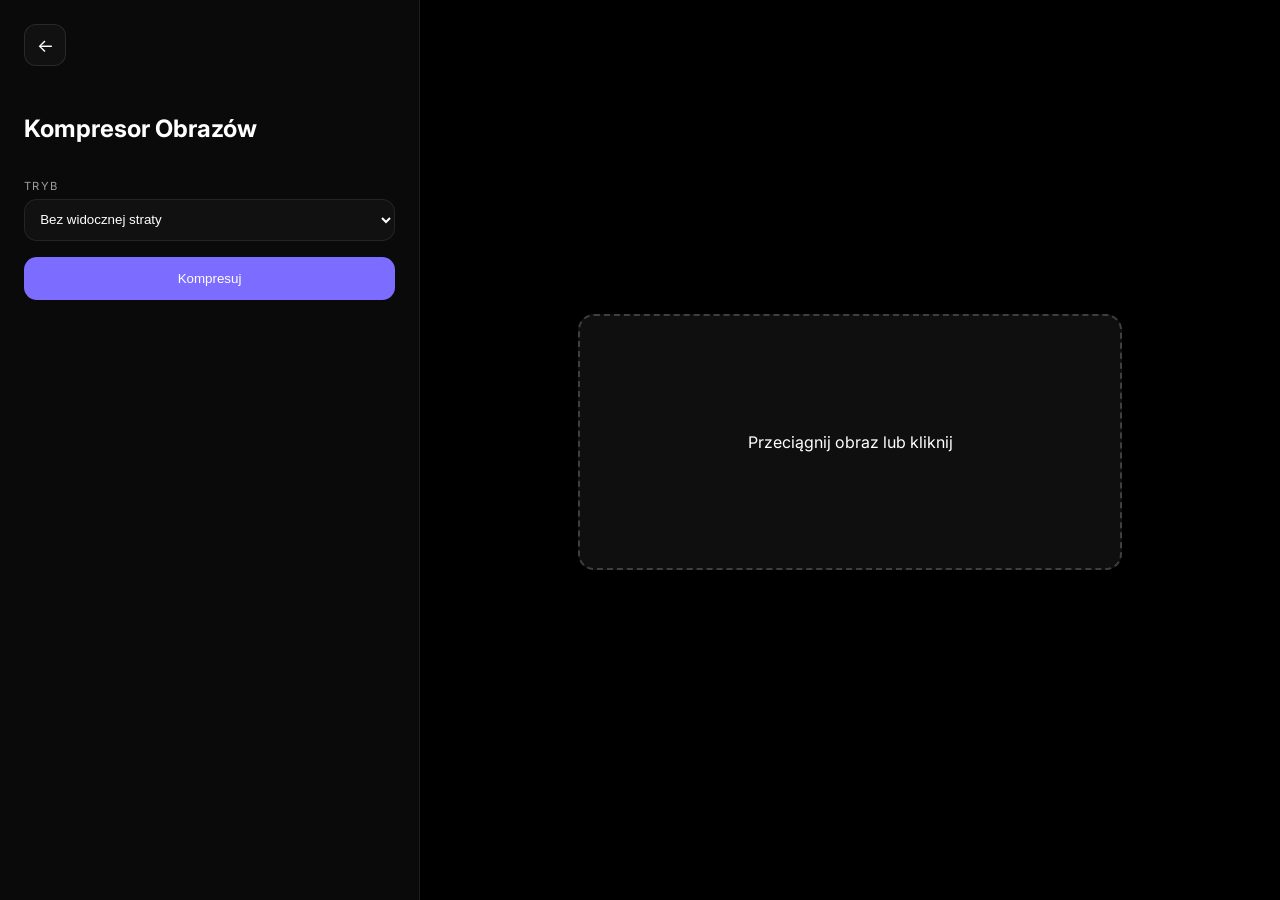
<file: kompresor.html>
<!DOCTYPE html>
<html lang="pl">
<head>
<meta charset="UTF-8">
<meta name="viewport" content="width=device-width, initial-scale=1.0">
<title>Kompresor obrazów</title>

<link href="https://fonts.googleapis.com/css2?family=Inter:wght@300;400;600;700&display=swap" rel="stylesheet">

<style>
:root{
  --bg:#000;
  --panel:rgba(255,255,255,0.04);
  --text:#fff;
  --muted:rgba(255,255,255,0.6);
  --primary:#7c6cff;
  --error:#ff5c5c;
}

*{box-sizing:border-box}

body{
  margin:0;
  font-family:Inter;
  background:var(--bg);
  color:var(--text);
}

/* PROGRESS */
.progress{
  position:fixed;
  top:0;
  left:0;
  height:.35rem;
  width:0%;
  background:var(--primary);
  z-index:999;
  transition:.3s;
}

.back{
  display:inline-flex;
  align-items:center;
  justify-content:center;
  width:42px;
  height:42px;
  border-radius:12px;
  background:#111;
  border:1px solid rgba(255,255,255,0.1);
  color:#fff;
  text-decoration:none;
  font-size:18px;
  margin-bottom:12px;
  transition:.2s;
}

.back:hover{
  transform:translateX(-3px);
  background:#1a1a1a;
}

.wrapper{
  display:flex;
  min-height:100vh;
}

/* PANEL */
.panel{
  width:420px;
  padding:1.5rem;
  background:var(--panel);
  border-right:1px solid rgba(255,255,255,0.08);
  display:flex;
  flex-direction:column;
  gap:1rem;
}

.section{display:flex; flex-direction:column; gap:.4rem;}

.section-title{
  font-size:.7rem;
  text-transform:uppercase;
  letter-spacing:.12em;
  color:var(--muted);
}

input, select{
  width:100%;
  padding:.7rem;
  border-radius:.8rem;
  border:1px solid rgba(255,255,255,0.08);
  background:#111;
  color:#fff;
}

/* BUTTON */
.btn{
  padding:.9rem;
  border:none;
  border-radius:.8rem;
  background:var(--primary);
  color:#fff;
  cursor:pointer;
}

.btn-group{
  display:flex;
  flex-direction:column;
  gap:.5rem;
}

/* PREVIEW */
.preview{
  flex:1;
  display:flex;
  flex-direction:column;
  align-items:center;
  justify-content:center;
  padding:2rem;
}

/* DROP */
.dropzone{
  width:100%;
  max-width:34rem;
  height:16rem;
  border:2px dashed rgba(255,255,255,0.2);
  border-radius:1rem;
  display:flex;
  align-items:center;
  justify-content:center;
  text-align:center;
  cursor:pointer;
  background:#0f0f0f;
  transition:.2s;
}

.dropzone.drag{
  border-color:var(--primary);
  background:rgba(124,108,255,0.08);
}

/* IMAGE */
.image-wrap{
  position:relative;
  transition:.35s;
}

.image-wrap.hide{
  opacity:0;
  transform:scale(.9);
}

/* IMAGE */
img{
  max-width:80vw;
  max-height:55vh;
  border-radius:1rem;
}

/* RESET */
.reset{
  position:absolute;
  top:-1rem;
  right:-1rem;
  width:2.6rem;
  height:2.6rem;
  border-radius:50%;
  background:var(--primary);
  display:flex;
  align-items:center;
  justify-content:center;
  cursor:pointer;
}

/* INFO */
.stats{
  margin-top:1rem;
  font-size:.9rem;
  color:var(--muted);
  text-align:center;
}

body {
  opacity: 0;
  transition: opacity 0.5s ease;
}

body.loaded {
  opacity: 1;
}

body.fade-out {
  opacity: 0;
}

.error{color:var(--error);}

/* MOBILE */
@media (max-width:900px){
  .wrapper{flex-direction:column;}
  .panel{width:100%; border-bottom:1px solid rgba(255,255,255,0.08);}
}

@media (max-width:500px){
  img{max-height:35vh;}
}
</style>
</head>

<body>

<div class="progress" id="progress"></div>

<div class="wrapper">

<div class="panel">

<a href="index.html" class="back">←</a>

<h2>Kompresor Obrazów</h2>

<div class="section">
  <div class="section-title">Tryb</div>
  <select id="mode">
    <option value="visual">Bez widocznej straty</option>
    <option value="manual">Ręczna</option>
    <option value="target">Docelowy rozmiar</option>
  </select>
</div>

<div id="manualWrap" class="section" style="display:none;">
  <div class="section-title">Jakość</div>
  <input type="range" id="quality" min="10" max="100" value="80">
</div>

<div id="targetWrap" class="section" style="display:none;">
  <div class="section-title">KB</div>
  <input type="number" id="targetSize">
</div>

<button class="btn" id="compressBtn">Kompresuj</button>

<div class="btn-group" id="downloadGroup" style="display:none;">
  <button class="btn" id="downloadJPG">Pobierz JPG</button>
  <button class="btn" id="downloadPNG">Pobierz PNG</button>
  <button class="btn" id="downloadWEBP">Pobierz WebP</button>
</div>

</div>

<div class="preview">

<div class="dropzone" id="drop">
  Przeciągnij obraz lub kliknij
  <input type="file" id="file" accept="image/*" hidden>
</div>

<div class="image-wrap" id="imageWrap" style="display:none;">
  <img id="imgPreview">
  <div class="reset" id="resetBtn">+</div>
</div>

<div class="stats" id="stats"></div>

</div>

</div>

<script>
const drop=document.getElementById("drop");
const fileInput=document.getElementById("file");
const imgPreview=document.getElementById("imgPreview");
const stats=document.getElementById("stats");
const progress=document.getElementById("progress");
const imageWrap=document.getElementById("imageWrap");
const resetBtn=document.getElementById("resetBtn");

const mode=document.getElementById("mode");
const manualWrap=document.getElementById("manualWrap");
const targetWrap=document.getElementById("targetWrap");
const downloadGroup=document.getElementById("downloadGroup");

let originalFile, compressedBlob;

/* MODE */
mode.onchange=()=>{
  manualWrap.style.display=mode.value==="manual"?"block":"none";
  targetWrap.style.display=mode.value==="target"?"block":"none";
};

/* CLICK */
drop.onclick=()=>fileInput.click();
fileInput.onchange=e=>loadFile(e.target.files[0]);

/* 🔥 DRAG FIX */
drop.ondragover=e=>{
  e.preventDefault();
  drop.classList.add("drag");
};

drop.ondragleave=()=>drop.classList.remove("drag");

drop.ondrop=e=>{
  e.preventDefault();
  drop.classList.remove("drag");
  loadFile(e.dataTransfer.files[0]);
};

async function loadFile(file){
  if(!file) return;
  originalFile=file;

  imgPreview.src=URL.createObjectURL(file);

  drop.style.display="none";
  imageWrap.style.display="block";

  stats.innerHTML=`Rozmiar: <b>${(file.size/1024).toFixed(1)} KB</b>`;
}

/* TARGET */
async function compressToTarget(canvas,targetKB){
  let min=0.05, max=0.95, blob;

  for(let i=0;i<20;i++){
    let q=(min+max)/2;
    blob=await new Promise(r=>canvas.toBlob(r,"image/webp",q));
    if(blob.size/1024 > targetKB) max=q;
    else min=q;
  }
  return blob;
}

/* COMPRESS */
document.getElementById("compressBtn").onclick=async()=>{
  if(!originalFile) return;

  const targetVal=parseInt(targetSize.value);
  const originalKB=originalFile.size/1024;

  if(mode.value==="target" && targetVal > originalKB){
    stats.innerHTML=`<span class="error">Błąd: obraz ma ${originalKB.toFixed(1)} KB</span>`;
    return;
  }

  progress.style.width="40%";

  const bitmap=await createImageBitmap(originalFile);
  const canvas=document.createElement("canvas");
  canvas.width=bitmap.width;
  canvas.height=bitmap.height;
  canvas.getContext("2d").drawImage(bitmap,0,0);

  if(mode.value==="visual"){
    compressedBlob=await new Promise(r=>canvas.toBlob(r,"image/webp",0.88));
  }

  if(mode.value==="manual"){
    compressedBlob=await new Promise(r=>canvas.toBlob(r,"image/webp",quality.value/100));
  }

  if(mode.value==="target"){
    compressedBlob=await compressToTarget(canvas,targetVal);
  }

  progress.style.width="100%";
  setTimeout(()=>progress.style.width="0%",400);

  imgPreview.src=URL.createObjectURL(compressedBlob);

  stats.innerHTML=`${originalKB.toFixed(1)} KB → ${(compressedBlob.size/1024).toFixed(1)} KB`;

  downloadGroup.style.display="flex";
};

/* DOWNLOAD */
function download(type){
  const a=document.createElement("a");
  a.href=URL.createObjectURL(compressedBlob);
  a.download="compressed."+type;
  a.click();
}

downloadJPG.onclick=()=>download("jpg");
downloadPNG.onclick=()=>download("png");
downloadWEBP.onclick=()=>download("webp");

/* 🔥 RESET ANIMATION */
resetBtn.onclick=()=>{
  imageWrap.classList.add("hide");

  setTimeout(()=>{
    imageWrap.style.display="none";
    drop.style.display="flex";
    stats.innerHTML="";
    downloadGroup.style.display="none";
    imageWrap.classList.remove("hide");
  },300);
};
window.addEventListener("load", () => {
  document.body.classList.add("loaded");
});

// FADE OUT przy kliknięciu linku
document.querySelectorAll("a[href]").forEach(link => {
  link.addEventListener("click", function(e) {
    const href = this.getAttribute("href");

    // pomijamy anchor (#) i nowe karty
    if (href.startsWith("#") || this.target === "_blank") return;

    e.preventDefault();

    document.body.classList.add("fade-out");

    setTimeout(() => {
      window.location.href = href;
    }, 400);
  });
});
</script>

</body>
</html>
</file>
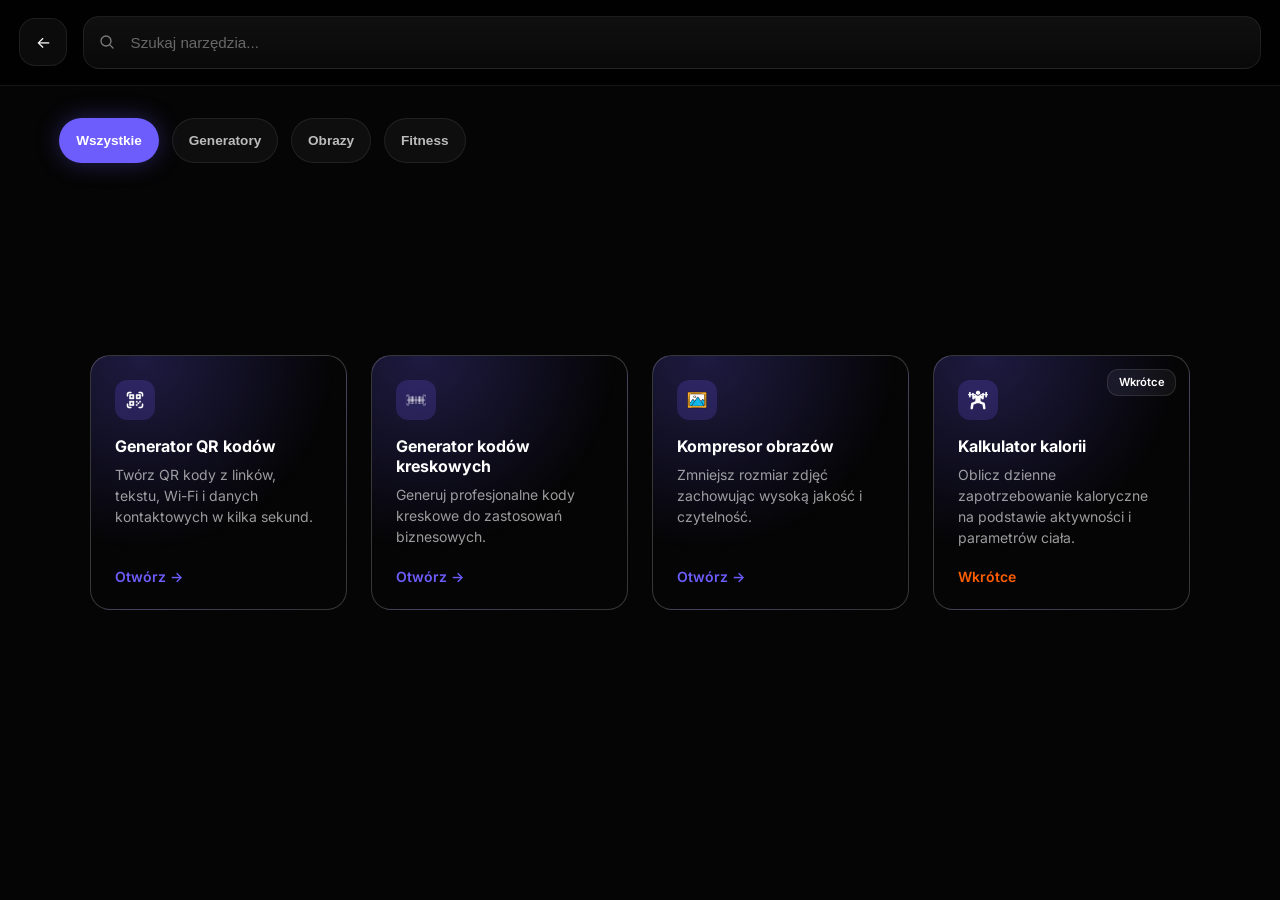
<file: wszystko.html>
<!DOCTYPE html>
<html lang="pl">
<head>
<meta charset="UTF-8" />
<meta name="viewport" content="width=device-width, initial-scale=1.0"/>

<title>Narzędzia</title>

<link href="https://fonts.googleapis.com/css2?family=Inter:wght@300;400;500;600;700&display=swap" rel="stylesheet">
<style>

/* =========================
   ROOT / VARIABLES
========================= */
:root{
  --bg:#050505;
  --card:#0f0f10;
  --line:rgba(255,255,255,0.08);

  --text:#fff;
  --muted:rgba(255,255,255,0.55);

  --primary:#6d5dfc;

  --radius:1.4rem;
}

/* =========================
   RESET / BASE
========================= */
*{
  box-sizing:border-box;
}

html{
  scroll-behavior:smooth;
}

body{
  margin:0;
  font-family:"Inter",sans-serif;
  background:var(--bg);
  color:var(--text);

  opacity:0;
  transition:opacity .5s ease;

  -webkit-font-smoothing:antialiased;
}

body.loaded{
  opacity:1;
}

body.fade-out{
  opacity:0;
}

a{
  text-decoration:none;
  color:inherit;
}

/* =========================
   HEADER
========================= */
header{
  position:sticky;
  top:0;
  z-index:999;

  display:flex;
  align-items:center;
  gap:1rem;

  padding:1rem 1.2rem;

  background:rgba(0,0,0,0.72);
  backdrop-filter:blur(1.4rem);

  border-bottom:0.0625rem solid var(--line);
}

/* BACK BUTTON */
.back{
  width:3rem;
  height:3rem;

  flex-shrink:0;

  display:flex;
  align-items:center;
  justify-content:center;

  border-radius:1rem;

  background:rgba(255,255,255,0.04);
  border:0.0625rem solid rgba(255,255,255,0.08);

  transition:.25s ease;
}

.back:hover{
  background:rgba(255,255,255,0.08);
  transform:translateY(-0.1rem);
}

/* =========================
   SEARCH
========================= */
.search-wrap{
  flex:1;
  position:relative;
}

.search-icon{
  position:absolute;
  left:1rem;
  top:50%;
  transform:translateY(-50%);

  width:1rem;
  height:1rem;

  opacity:.45;
  pointer-events:none;
}

#search{
  width:100%;
  height:3.3rem;

  padding:0 3.2rem 0 2.9rem;

  border:none;
  outline:none;

  border-radius:1rem;

  background:
    linear-gradient(
      180deg,
      rgba(255,255,255,0.06),
      rgba(255,255,255,0.03)
    );

  border:0.0625rem solid rgba(255,255,255,0.08);

  color:#fff;
  font-size:0.95rem;
  font-weight:500;

  transition:.28s ease;
}

#search::placeholder{
  color:rgba(255,255,255,0.38);
}

#search:hover{
  border-color:rgba(255,255,255,0.14);
}

#search:focus{
  border-color:rgba(109,93,252,0.9);

  background:
    linear-gradient(
      180deg,
      rgba(255,255,255,0.08),
      rgba(255,255,255,0.04)
    );

  box-shadow:
    0 0 0 0.25rem rgba(109,93,252,0.12),
    0 0 2rem rgba(109,93,252,0.15);
}

/* CLEAR SEARCH */
.clear-search{
  position:absolute;
  right:0.8rem;
  top:50%;
  transform:translateY(-50%);

  width:2rem;
  height:2rem;

  border:none;
  border-radius:0.7rem;

  background:rgba(255,255,255,0.06);
  color:#fff;

  cursor:pointer;

  opacity:0;
  pointer-events:none;

  transition:.25s ease;
}

.clear-search.active{
  opacity:1;
  pointer-events:auto;
}

.clear-search:hover{
  background:rgba(255,255,255,0.12);
}

/* =========================
   FILTERS
========================= */
.filters{
  max-width:75rem;
  margin:2rem auto 0;

  padding:0 1.2rem;

  display:flex;
  flex-wrap:wrap;
  gap:0.8rem;
}

.filter-btn{
  height:2.8rem;

  padding:0 1rem;

  border:none;
  border-radius:999rem;

  background:rgba(255,255,255,0.04);
  border:0.0625rem solid rgba(255,255,255,0.08);

  color:rgba(255,255,255,0.72);

  font-size:0.85rem;
  font-weight:600;

  cursor:pointer;

  transition:.25s ease;
}

.filter-btn:hover{
  background:rgba(255,255,255,0.07);
  border-color:rgba(255,255,255,0.16);
  transform:translateY(-0.08rem);
}

.filter-btn.active{
  background:var(--primary);
  color:#fff;
  border-color:transparent;

  box-shadow:0 0 1.5rem rgba(109,93,252,0.32);
}

/* =========================
   CARDS SECTION
========================= */
.cards-section{
  margin-top:12rem;
  padding-bottom:6rem;

  display:grid;
  grid-template-columns:repeat(4,1fr);
  gap:1.5rem;

  max-width:1100px;
  margin-left:auto;
  margin-right:auto;

  -webkit-mask-image:linear-gradient(to bottom, black 70%, transparent);
  mask-image:linear-gradient(to bottom, black 70%, transparent);
}

/* =========================
   CARD
========================= */
.card{
  display:flex;
  flex-direction:column;

  background:
    radial-gradient(
      circle at 20% 0%,
      color-mix(in srgb, var(--primary) 25%, transparent),
      transparent 60%
    );

  border:0.0625rem solid rgba(255,255,255,0.08);
  border-radius:1.25rem;
  padding:1.5rem;

  border-color:rgba(255,255,255,0.2);

  backdrop-filter:blur(1rem);

  opacity:0;
  transform:translateY(40px) scale(0.98);

  transition:0.3s ease-in-out;

  position:relative;
}

/* CARD VISIBLE */
.card.visible{
  opacity:1;
  transform:translateY(0) scale(1);
}

/* CARD HOVER */
.card:hover{
  border-color:#ffffff5d;
}

/* =========================
   CARD BADGE
========================= */
.card-badge{
  position:absolute;
  top:0.8rem;
  right:0.8rem;

  display:flex;
  align-items:center;
  gap:0.4rem;

  padding:0.35rem 0.65rem;
  border-radius:0.7rem;

  font-size:0.7rem;
  font-weight:600;

  background:rgba(255,255,255,0.05);
  border:0.0625rem solid rgba(255,255,255,0.1);

  backdrop-filter:blur(1rem);
  color:#fff;
}

.card-badge img{
  width:0.9rem;
  height:0.9rem;

  filter:
    invert(52%)
    sepia(98%)
    saturate(3000%)
    hue-rotate(-10deg);
}

/* =========================
   CARD ICON
========================= */
.card-icon{
  width:2.5rem;
  height:2.5rem;

  border-radius:0.75rem;

  display:grid;
  place-items:center;

  background:
    color-mix(in srgb, var(--primary) 20%, transparent);

  margin-bottom:1rem;
}

.card-icon img{
  width:1.3rem;
  height:1.3rem;
}

/* =========================
   CARD CONTENT
========================= */
.card h3{
  font-size:1rem;
  margin:0 0 0.5rem;
}

.card p{
  font-size:0.875rem;
  color:rgba(255,255,255,0.6);

  margin:0 0 1.25rem;

  line-height:1.5;
}

/* =========================
   CARD LINK
========================= */
.card a{
  margin-top:auto;

  font-size:0.875rem;
  font-weight:600;

  color:var(--primary);
}

.card a:hover{
  opacity:.85;
}

/* =========================
   CARD DELAYS
========================= */
.card:nth-child(1){
  transition-delay:0.05s;
}

.card:nth-child(2){
  transition-delay:0.1s;
}

.card:nth-child(3){
  transition-delay:0.15s;
}

.card:nth-child(4){
  transition-delay:0.2s;
}

/* =========================
   SOON LABEL
========================= */
.wkrotce{
  margin-top:auto;
  font-size:0.875rem;
  font-weight:600;
  color:#ff5e00 !important;
}

/* =========================
   EMPTY STATE
========================= */
.empty-state{
  display:none;

  width:100%;
  margin-top:2rem;

  text-align:center;

  color:rgba(255,255,255,0.5);
}

.empty-state.active{
  display:block;
}

/* =========================
   TABLET
========================= */
@media (max-width:70rem){

  .cards-section{
    grid-template-columns:repeat(2,1fr);
  }

}

/* =========================
   MOBILE
========================= */
@media (max-width:48rem){

  header{
    padding:0.9rem;
  }

  .cards-section{
    grid-template-columns:1fr;
    gap:1rem;
    margin-top:2rem;
    margin-left: 1.2rem;
    margin-right: 1.2rem;
  }

  .filters{
    overflow:auto;
    flex-wrap:nowrap;

    padding-bottom:0.2rem;

    scrollbar-width:none;
  }

  .filters::-webkit-scrollbar{
    display:none;
  }

  .filter-btn{
    flex-shrink:0;
  }

}

/* =========================
   SELECTION
========================= */
::selection{
  background:#fff;
  color:#000;
}

.cards-section{
  align-content:start; /* ważne – blokuje „skoki” gridu */
}

.card{
  display:flex;
  opacity:1;
  transform:translateY(0);
  transition:opacity .25s ease, transform .25s ease;
  will-change:opacity, transform;
}

.card.hide{
  opacity:0;
  transform:translateY(12px) scale(0.98);
  pointer-events:none;
}

/* dopiero po animacji */
.card.remove{
  display:none;
}
</style>





</head>

<body>

<header>

  <a class="back" href="index.html">
    ←
  </a>

  <div class="search-wrap">

    <svg class="search-icon" viewBox="0 0 24 24" fill="none">
      <path d="M21 21L16.65 16.65M18 10.5C18 14.6421 14.6421 18 10.5 18C6.35786 18 3 14.6421 3 10.5C3 6.35786 6.35786 3 10.5 3C14.6421 3 18 6.35786 18 10.5Z"
      stroke="white"
      stroke-width="2"
      stroke-linecap="round"/>
    </svg>

    <input
      id="search"
      type="text"
      placeholder="Szukaj narzędzia..."
    />

    <button class="clear-search" id="clearSearch">
      ✕
    </button>

  </div>

</header>

<!-- FILTERS -->

<section class="filters">

  <button class="filter-btn active" data-filter="all">
    Wszystkie
  </button>

  <button class="filter-btn" data-filter="generator">
    Generatory
  </button>

  <button class="filter-btn" data-filter="obrazy">
    Obrazy
  </button>

  <button class="filter-btn" data-filter="fitness">
    Fitness
  </button>

</section>

<!-- CARDS -->

<section class="cards-section" id="cardsContainer">

  <div class="card" data-category="generator">

    <div class="card-icon">
      <img src="qqqrczebelemole.png" style="filter:invert(100%);">
    </div>

    <h3>Generator QR kodów</h3>

    <p>
      Twórz QR kody z linków, tekstu, Wi-Fi i danych kontaktowych w kilka sekund.
    </p>

    <a href="Kodqr.html">
      Otwórz →
    </a>

  </div>

  <div class="card" data-category="generator">

    <div class="card-icon">
      <img src="kodKreska.png" style="filter:invert(100%);">
    </div>

    <h3>Generator kodów kreskowych</h3>

    <p>
      Generuj profesjonalne kody kreskowe do zastosowań biznesowych.
    </p>

    <a href="kodyKreskowe.html">
      Otwórz →
    </a>

  </div>

  <div class="card" data-category="obrazy">

    <div class="card-icon">
      <img src="komp.png">
    </div>

    <h3>Kompresor obrazów</h3>

    <p>
      Zmniejsz rozmiar zdjęć zachowując wysoką jakość i czytelność.
    </p>

    <a href="kompresor.html">
      Otwórz →
    </a>

  </div>

  <div class="card" data-category="fitness">

    <div class="card-badge">
      Wkrótce
    </div>

    <div class="card-icon">
      <img src="silownia.png" style="filter:invert(100%);">
    </div>

    <h3>Kalkulator kalorii</h3>

    <p>
      Oblicz dzienne zapotrzebowanie kaloryczne na podstawie aktywności i parametrów ciała.
    </p>

    <a href="#" class="wkrotce">
      Wkrótce
    </a>

  </div>

</section>

<div class="empty-state" id="emptyState">
  Nie znaleziono narzędzi.
</div>

<script>

/* LOAD */

window.addEventListener("load",()=>{
  document.body.classList.add("loaded");
});

/* ANIMATION */

const cards=document.querySelectorAll(".card");

const observer=new IntersectionObserver(entries=>{

  entries.forEach(entry=>{

    if(entry.isIntersecting){
      entry.target.classList.add("visible");
    }

  });

},{
  threshold:0.15
});

cards.forEach(card=>{
  observer.observe(card);
});

/* SEARCH + FILTER */

const searchInput=document.getElementById("search");
const clearBtn=document.getElementById("clearSearch");

const filterBtns=document.querySelectorAll(".filter-btn");

const emptyState=document.getElementById("emptyState");

let currentFilter="all";

function filterCards(){

  const searchValue=searchInput.value.toLowerCase().trim();

  let visibleCount=0;

  cards.forEach(card=>{

    const text=card.innerText.toLowerCase();

    const category=card.dataset.category;

    const matchSearch=text.includes(searchValue);

    const matchFilter=
      currentFilter==="all"
      || category===currentFilter;

    if(matchSearch && matchFilter){

      card.style.display="flex";

      visibleCount++;

      requestAnimationFrame(()=>{
        card.style.opacity="1";
      });

    }else{

      card.style.display="none";

    }

  });

  emptyState.classList.toggle(
    "active",
    visibleCount===0
  );

  clearBtn.classList.toggle(
    "active",
    searchValue.length > 0
  );

}

/* INPUT */

searchInput.addEventListener("input",filterCards);

/* CLEAR */

clearBtn.addEventListener("click",()=>{

  searchInput.value="";

  filterCards();

  searchInput.focus();

});

/* FILTER BUTTONS */

filterBtns.forEach(btn=>{

  btn.addEventListener("click",()=>{

    filterBtns.forEach(b=>{
      b.classList.remove("active");
    });

    btn.classList.add("active");

    currentFilter=btn.dataset.filter;

    filterCards();

  });

});

/* FADE LINKS */

document.querySelectorAll("a").forEach(a=>{

  a.addEventListener("click",e=>{

    const href=a.getAttribute("href");

    if(
      !href ||
      href==="#" ||
      href.startsWith("#")
    ) return;

    e.preventDefault();

    document.body.classList.add("fade-out");

    setTimeout(()=>{
      location.href=href;
    },280);

  });

});

function filterCards(){

  const searchValue =
    searchInput.value.toLowerCase().trim();

  let visibleCount = 0;

  cards.forEach(card=>{

    const text = card.innerText.toLowerCase();
    const category = card.dataset.category;

    const matchSearch = text.includes(searchValue);
    const matchFilter =
      currentFilter === "all" || category === currentFilter;

    const show = matchSearch && matchFilter;

    if(show){

      card.classList.remove("remove");

      requestAnimationFrame(()=>{
        card.classList.remove("hide");
      });

      visibleCount++;

    }else{

      card.classList.add("hide");

      setTimeout(()=>{
        if(card.classList.contains("hide")){
          card.classList.add("remove");
        }
      }, 250);

    }

  });

  emptyState.classList.toggle(
    "active",
    visibleCount === 0
  );

  clearBtn.classList.toggle(
    "active",
    searchValue.length > 0
  );
}

function debounce(fn, delay){
  let t;
  return (...args)=>{
    clearTimeout(t);
    t=setTimeout(()=>fn(...args),delay);
  };
}

searchInput.addEventListener("input", debounce(filterCards, 80));
</script>

</body>
</html>
</file>
